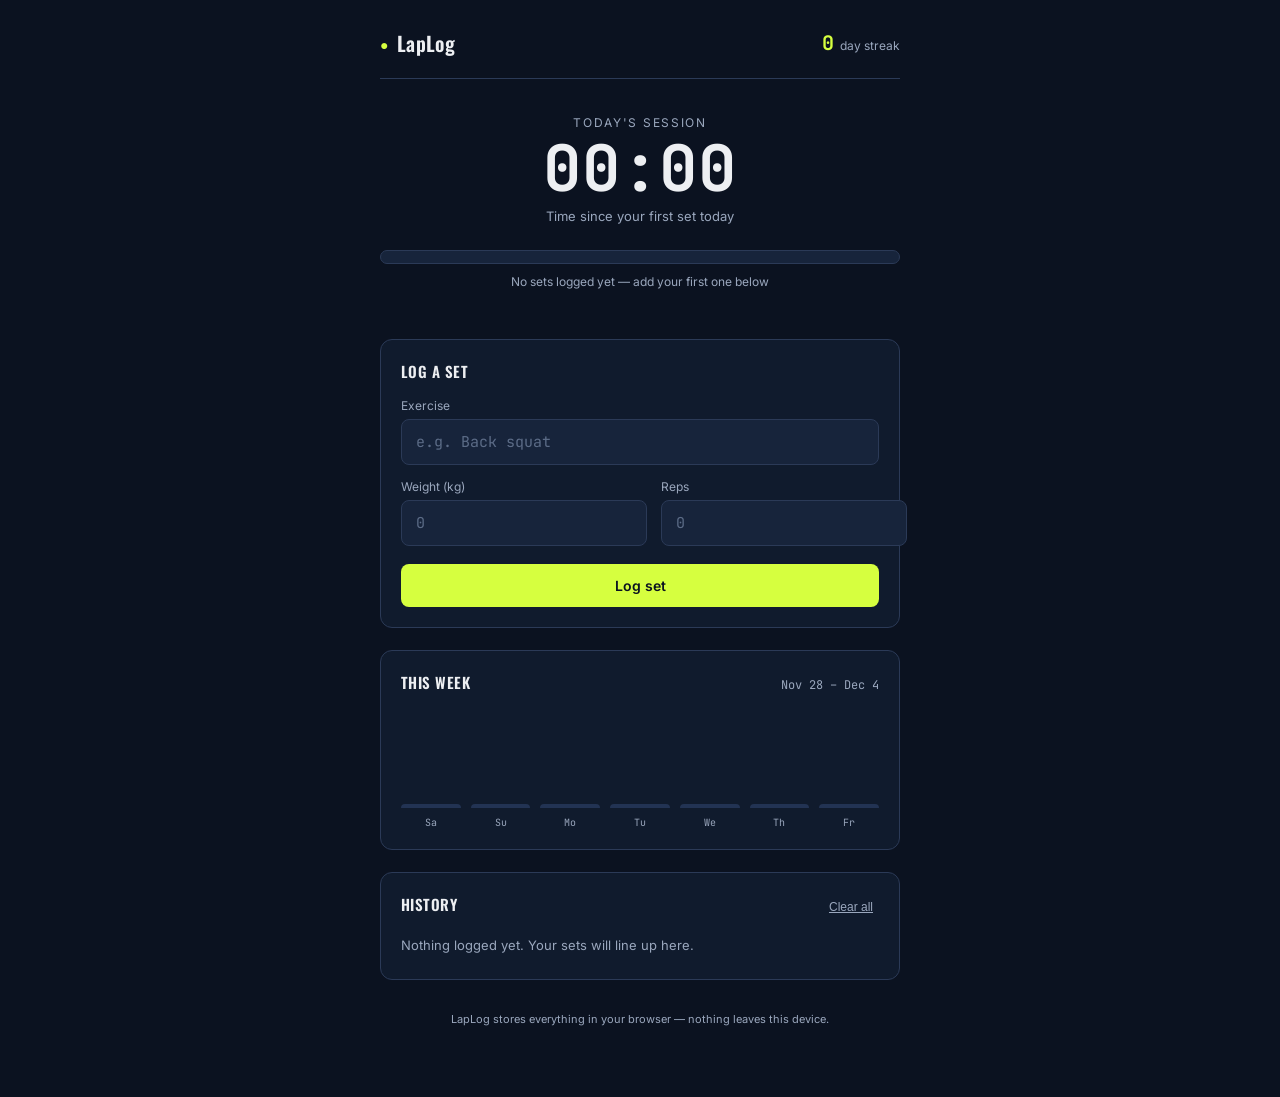
<file: index.html>
<!DOCTYPE html>
<html lang="en">
<head>
<meta charset="UTF-8">
<meta name="viewport" content="width=device-width, initial-scale=1.0">
<title>LapLog — Workout Tracker</title>
<link rel="preconnect" href="https://fonts.googleapis.com">
<link href="https://fonts.googleapis.com/css2?family=Oswald:wght@500;600;700&family=Inter:wght@400;500;600&family=JetBrains+Mono:wght@400;500;700&display=swap" rel="stylesheet">
<link rel="stylesheet" href="style.css">
</head>
<body>

<div class="field">

  <header class="topbar">
    <div class="brand">
      <span class="brand-mark">●</span>
      <span class="brand-name">LapLog</span>
    </div>
    <div class="topbar-stat">
      <span class="topbar-stat-value" id="streakValue">0</span>
      <span class="topbar-stat-label">day streak</span>
    </div>
  </header>

  <section class="hero">
    <p class="eyebrow">Today's session</p>
    <h1 class="hero-time" id="sessionClock">00:00</h1>
    <p class="hero-sub">Time since your first set today</p>

    <!-- Signature element: lap track -->
    <div class="lap-track" id="lapTrack" aria-label="Sets logged today">
      <div class="lap-track-fill" id="lapTrackFill"></div>
    </div>
    <p class="lap-track-caption" id="lapCaption">No sets logged yet — add your first one below</p>
  </section>

  <section class="panel">
    <h2 class="panel-title">Log a set</h2>
    <form id="logForm" class="log-form">
      <div class="field-group">
        <label for="exercise">Exercise</label>
        <input type="text" id="exercise" placeholder="e.g. Back squat" required autocomplete="off" list="exerciseSuggestions">
        <datalist id="exerciseSuggestions"></datalist>
      </div>
      <div class="field-row">
        <div class="field-group">
          <label for="weight">Weight (kg)</label>
          <input type="number" id="weight" inputmode="decimal" min="0" step="0.5" placeholder="0" required>
        </div>
        <div class="field-group">
          <label for="reps">Reps</label>
          <input type="number" id="reps" inputmode="numeric" min="1" step="1" placeholder="0" required>
        </div>
      </div>
      <button type="submit" class="btn-primary">Log set</button>
    </form>
  </section>

  <section class="panel" id="logPanel">
    <div class="panel-header-row">
      <h2 class="panel-title">This week</h2>
      <span class="panel-title-sub" id="weekRange"></span>
    </div>
    <div class="volume-chart" id="volumeChart"></div>
  </section>

  <section class="panel">
    <div class="panel-header-row">
      <h2 class="panel-title">History</h2>
      <button class="btn-ghost" id="clearBtn" type="button">Clear all</button>
    </div>
    <ul class="history-list" id="historyList">
      <li class="history-empty">Nothing logged yet. Your sets will line up here.</li>
    </ul>
  </section>

  <footer class="footer">
    <p>LapLog stores everything in your browser — nothing leaves this device.</p>
  </footer>

</div>

<script src="script.js"></script>
</body>
</html>
</file>
<file: style.css>
:root {
  --navy-950: #0B1220;
  --navy-900: #101B2D;
  --navy-800: #17243B;
  --navy-700: #223353;
  --line: #2B3A57;
  --ink: #EDEFF2;
  --ink-dim: #9AA7BD;
  --lime: #D6FF3F;
  --lime-dim: #A8CC2E;
  --coral: #FF6B57;

  --font-display: 'Oswald', sans-serif;
  --font-body: 'Inter', sans-serif;
  --font-mono: 'JetBrains Mono', monospace;
}

* { box-sizing: border-box; }

html, body {
  margin: 0;
  padding: 0;
  background: var(--navy-950);
  color: var(--ink);
  font-family: var(--font-body);
}

body {
  min-height: 100vh;
  display: flex;
  justify-content: center;
}

@media (prefers-reduced-motion: reduce) {
  * { animation-duration: 0.001ms !important; transition-duration: 0.001ms !important; }
}

.field {
  width: 100%;
  max-width: 560px;
  padding: 28px 20px 60px;
}

/* ---------- Topbar ---------- */
.topbar {
  display: flex;
  align-items: center;
  justify-content: space-between;
  padding-bottom: 20px;
  border-bottom: 1px solid var(--line);
}

.brand {
  display: flex;
  align-items: center;
  gap: 8px;
  font-family: var(--font-display);
  font-weight: 600;
  font-size: 20px;
  letter-spacing: 0.02em;
}

.brand-mark {
  color: var(--lime);
  font-size: 14px;
}

.topbar-stat {
  display: flex;
  align-items: baseline;
  gap: 6px;
}

.topbar-stat-value {
  font-family: var(--font-mono);
  font-size: 20px;
  font-weight: 700;
  color: var(--lime);
}

.topbar-stat-label {
  font-size: 12px;
  color: var(--ink-dim);
}

/* ---------- Hero ---------- */
.hero {
  padding: 36px 0 28px;
  text-align: center;
}

.eyebrow {
  margin: 0 0 6px;
  font-size: 12px;
  letter-spacing: 0.14em;
  text-transform: uppercase;
  color: var(--ink-dim);
}

.hero-time {
  margin: 0;
  font-family: var(--font-mono);
  font-weight: 700;
  font-size: 64px;
  line-height: 1;
  color: var(--ink);
  letter-spacing: 0.01em;
}

.hero-sub {
  margin: 8px 0 26px;
  font-size: 13px;
  color: var(--ink-dim);
}

/* Signature element: lap track */
.lap-track {
  position: relative;
  height: 14px;
  border-radius: 7px;
  background: var(--navy-800);
  border: 1px solid var(--line);
  overflow: hidden;
}

.lap-track-fill {
  position: absolute;
  inset: 0;
  width: 0%;
  background: repeating-linear-gradient(
    90deg,
    var(--lime) 0px,
    var(--lime) 26px,
    var(--lime-dim) 26px,
    var(--lime-dim) 28px
  );
  transition: width 0.4s ease;
  border-radius: 7px 0 0 7px;
}

.lap-track-caption {
  margin: 10px 0 0;
  font-size: 12px;
  color: var(--ink-dim);
}

/* ---------- Panels ---------- */
.panel {
  margin-top: 22px;
  padding: 20px;
  background: var(--navy-900);
  border: 1px solid var(--line);
  border-radius: 12px;
}

.panel-title {
  margin: 0 0 16px;
  font-family: var(--font-display);
  font-size: 15px;
  font-weight: 600;
  letter-spacing: 0.03em;
  text-transform: uppercase;
  color: var(--ink);
}

.panel-header-row {
  display: flex;
  align-items: baseline;
  justify-content: space-between;
  margin-bottom: 16px;
}

.panel-header-row .panel-title { margin-bottom: 0; }

.panel-title-sub {
  font-size: 12px;
  color: var(--ink-dim);
  font-family: var(--font-mono);
}

/* ---------- Form ---------- */
.log-form {
  display: flex;
  flex-direction: column;
  gap: 14px;
}

.field-row {
  display: flex;
  gap: 14px;
}

.field-row .field-group { flex: 1; }

.field-group {
  display: flex;
  flex-direction: column;
  gap: 6px;
}

.field-group label {
  font-size: 12px;
  color: var(--ink-dim);
}

.field-group input {
  background: var(--navy-800);
  border: 1px solid var(--line);
  border-radius: 8px;
  padding: 12px 14px;
  color: var(--ink);
  font-family: var(--font-mono);
  font-size: 15px;
}

.field-group input::placeholder { color: #5C6C87; }

.field-group input:focus,
.btn-primary:focus-visible,
.btn-ghost:focus-visible {
  outline: 2px solid var(--lime);
  outline-offset: 2px;
}

.btn-primary {
  margin-top: 4px;
  padding: 13px;
  border: none;
  border-radius: 8px;
  background: var(--lime);
  color: var(--navy-950);
  font-family: var(--font-body);
  font-weight: 600;
  font-size: 14px;
  cursor: pointer;
}

.btn-primary:hover { background: var(--lime-dim); }

.btn-ghost {
  background: transparent;
  border: none;
  color: var(--ink-dim);
  font-size: 12px;
  cursor: pointer;
  text-decoration: underline;
}

.btn-ghost:hover { color: var(--coral); }

/* ---------- Volume chart ---------- */
.volume-chart {
  display: flex;
  align-items: flex-end;
  gap: 10px;
  height: 120px;
}

.vc-bar-wrap {
  flex: 1;
  display: flex;
  flex-direction: column;
  align-items: center;
  gap: 8px;
  height: 100%;
  justify-content: flex-end;
}

.vc-bar {
  width: 100%;
  border-radius: 4px 4px 0 0;
  background: var(--navy-700);
  min-height: 3px;
}

.vc-bar.has-volume { background: var(--lime); }

.vc-day {
  font-size: 10px;
  color: var(--ink-dim);
  font-family: var(--font-mono);
}

/* ---------- History ---------- */
.history-list {
  list-style: none;
  margin: 0;
  padding: 0;
  display: flex;
  flex-direction: column;
  gap: 10px;
}

.history-empty {
  font-size: 13px;
  color: var(--ink-dim);
  padding: 6px 0;
}

.history-item {
  display: flex;
  align-items: center;
  justify-content: space-between;
  padding: 12px 14px;
  background: var(--navy-800);
  border: 1px solid var(--line);
  border-radius: 8px;
}

.hi-main {
  display: flex;
  flex-direction: column;
  gap: 2px;
}

.hi-exercise {
  font-size: 14px;
  font-weight: 500;
}

.hi-meta {
  font-size: 11px;
  color: var(--ink-dim);
}

.hi-figures {
  font-family: var(--font-mono);
  font-size: 15px;
  color: var(--lime);
  font-weight: 700;
  white-space: nowrap;
}

/* ---------- Footer ---------- */
.footer {
  margin-top: 32px;
  text-align: center;
}

.footer p {
  font-size: 11px;
  color: var(--ink-dim);
}

@media (max-width: 380px) {
  .hero-time { font-size: 48px; }
}

.field-group input:hover {
  border-color: var(--navy-700);
}

.btn-primary:active {
  transform: scale(0.98);
}

@keyframes flash-log {
  0% { box-shadow: 0 0 0 0 rgba(214, 255, 63, 0.5); }
  100% { box-shadow: 0 0 0 8px rgba(214, 255, 63, 0); }
}

.panel.just-logged {
  animation: flash-log 0.6s ease-out;
}

@media (max-width: 380px) {
  .field-row { flex-direction: column; gap: 14px; }
}
</file>
